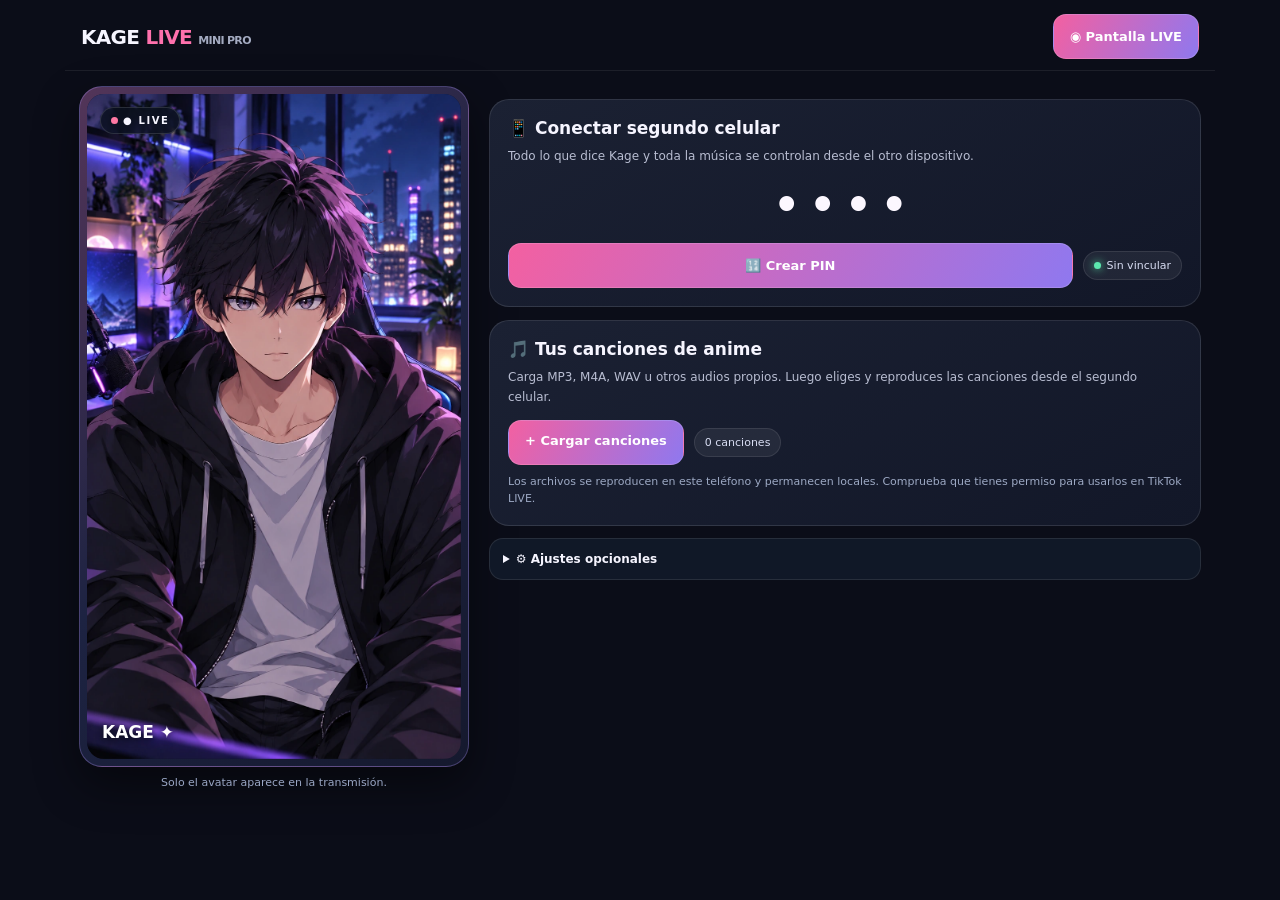
<file: index.html>
<!DOCTYPE html>
<html lang="es">
<head>
<meta charset="UTF-8"><meta name="viewport" content="width=device-width, initial-scale=1, viewport-fit=cover">
<title>KAGE LIVE • Stream + Control</title><meta name="theme-color" content="#101321">
<style>
:root{color-scheme:dark;--bg:#0b0d18;--panel:#171b2a;--panel2:#22283b;--line:#ffffff1b;--text:#f6f5ff;--muted:#a4abc1;--pink:#ff71ad;--purple:#a68aff;--cyan:#7ee4ec;--green:#5ce8ae;font-family:system-ui,-apple-system,"Segoe UI",sans-serif}
*{box-sizing:border-box}html,body{margin:0;min-height:100%;background:var(--bg);color:var(--text)}button,input,textarea,select{font:inherit}button{cursor:pointer;-webkit-tap-highlight-color:transparent}button:disabled{opacity:.45;cursor:not-allowed}input,textarea,select{background:#0e1422;color:white;border:1px solid #ffffff24;border-radius:13px;padding:13px;width:100%;min-width:0}input[type=range]{accent-color:#b38cff;padding:0}textarea{min-height:120px;resize:vertical}button:focus-visible,textarea:focus-visible,input:focus-visible{outline:2px solid var(--cyan);outline-offset:2px}.btn{border:1px solid #ffffff18;background:#262b42;color:white;padding:12px 16px;min-height:45px;border-radius:13px;font-size:13px;font-weight:750}.primary{border-color:#ffffff27;background:linear-gradient(120deg,#f360a1,#8f78ef)}.plain{background:#161b2c}.tiny{font-size:11px;color:var(--muted)}.muted{color:var(--muted)}.tag{display:inline-flex;align-items:center;gap:6px;padding:7px 10px;background:#ffffff10;border:1px solid #ffffff17;border-radius:999px;font-size:11px;color:#d8ddf3}.dot{width:7px;height:7px;background:var(--green);box-shadow:0 0 9px var(--green);border-radius:50%}.row{display:flex;align-items:center;gap:10px;flex-wrap:wrap}.grow{flex:1;min-width:0}.hlabel{font-size:11px;color:#adb6ce;display:block;margin-bottom:7px;font-weight:650}.divider{height:1px;background:#ffffff14;margin:15px 0}.small{font-size:12px;line-height:1.6}.panel{border:1px solid var(--line);border-radius:20px;padding:18px;background:linear-gradient(150deg,#1b2133,#121728);margin-top:13px}.panel h2{font-size:17px;margin:0 0 9px}.panel p{margin:0 0 13px;font-size:12px;color:#b8bdd1;line-height:1.65}header{display:flex;justify-content:space-between;align-items:center;gap:10px;max-width:1150px;margin:auto;padding:14px 16px 11px;border-bottom:1px solid #ffffff13}.brand{font-weight:900;letter-spacing:-.7px;font-size:20px}.brand b{color:var(--pink)}.header-actions{display:flex;gap:8px}
/* Main device */
.host{max-width:1150px;margin:auto;padding:15px 14px 34px}.host-layout{display:grid;grid-template-columns:minmax(275px,390px) minmax(300px,1fr);gap:20px;align-items:start;justify-content:center}.preview-shell{padding:7px;border-radius:23px;background:linear-gradient(135deg,#533559,#1d2342,#15192e);border:1px solid #b495fc50;box-shadow:0 18px 45px #0007;max-width:390px;width:100%;margin:auto}.stage{width:100%;aspect-ratio:941/1672;position:relative;overflow:hidden;background:#11172b;border-radius:17px;isolation:isolate;user-select:none;touch-action:manipulation}.actor{position:absolute;inset:0;transform-origin:50% 44%;animation:breathe 4.4s ease-in-out infinite;--turn:0deg;will-change:transform}.actor-art{position:absolute;inset:0;background-image:url('avatar.webp');background-position:center;background-size:100% 100%;background-repeat:no-repeat}@keyframes breathe{0%,100%{transform:translateY(0) scale(1) rotate(var(--turn))}50%{transform:translateY(.28%) scale(1.012) rotate(var(--turn))}}
/* Only one animated mouth, hidden at rest */
.mouth-wrap{position:absolute;left:50%;top:39.1%;width:8%;height:2.2%;transform:translate(-50%,-50%);z-index:2;pointer-events:none;opacity:0;transition:opacity .08s;--shadow:#b98582}.mouth-wrap::before{content:"";position:absolute;inset:-16% -15%;background:radial-gradient(ellipse at center,#c99e98 10%,rgba(201,158,152,.96) 51%,transparent 75%);border-radius:50%;filter:blur(1px)}.mouth-open{position:absolute;left:50%;top:50%;width:74%;height:36%;transform:translate(-50%,-50%);border-radius:40% 40% 52% 52%/39% 39% 62% 62%;background:linear-gradient(#6c3748,#311925);box-shadow:inset 0 0 0 .6px #643c4b}.mouth-open:after{content:"";position:absolute;bottom:9%;left:30%;width:40%;height:22%;background:#d77f8c;border-radius:50%;opacity:.74}.stage.talking .mouth-wrap{opacity:1}.stage[data-mouth=closed] .mouth-wrap{opacity:0}.stage[data-mouth=small] .mouth-open{height:22%;width:65%}.stage[data-mouth=wide] .mouth-open{height:57%;width:92%}.stage[data-mouth=round] .mouth-open{height:62%;width:38%;border-radius:50%}.stage.calibrating{touch-action:none;cursor:crosshair}.stage.calibrating .mouth-wrap{opacity:1;outline:1px dashed #68f0f8;outline-offset:4px;border-radius:7px}.stage.calibrating .actor{animation:none}.stage.calibrating .mouth-wrap:after{content:"+";position:absolute;left:50%;top:-22px;color:#aafaff;transform:translateX(-50%)}
.stage-brand{position:absolute;top:13px;left:13px;border-radius:30px;background:#0b1120ae;border:1px solid #ffffff20;backdrop-filter:blur(8px);padding:7px 10px;z-index:5;font-size:10px;letter-spacing:1.6px;font-weight:850}.stage-brand:before{content:"";display:inline-block;width:7px;height:7px;background:#ff78a3;border-radius:50%;margin-right:5px}.stage-name{position:absolute;left:15px;bottom:17px;z-index:5;color:#fff;font-size:17px;font-weight:900;text-shadow:0 2px 7px #070a12}.caption{position:absolute;bottom:68px;left:7%;right:7%;border-radius:12px;padding:10px 13px;background:#080d18d9;border:1px solid #ffffff20;color:#fff;text-align:center;font-size:12px;line-height:1.5;z-index:5;display:none;word-break:break-word}.caption.show{display:block}.particles{position:absolute;inset:0;pointer-events:none;overflow:hidden;z-index:4}.particle{position:absolute;bottom:20%;font-size:25px;animation:rise 2.3s ease-out forwards}@keyframes rise{0%{transform:translateY(0) rotate(-15deg);opacity:0}15%{opacity:1}100%{transform:translateY(-350px) translateX(var(--drift)) rotate(26deg);opacity:0}}.stage.dance .actor{animation:dance .52s ease-in-out infinite}.stage.bop .actor{animation:bop .24s ease-out 1}@keyframes dance{0%,100%{transform:translate(-1%,0) rotate(-2deg)}50%{transform:translate(1%,-1.3%) rotate(2deg)}}@keyframes bop{0%,100%{transform:translateY(0) scale(1)}50%{transform:translateY(-1%) scale(1.025)}}.preview-text{text-align:center;margin:9px 0 0;color:#99a6c4;font-size:11px}
.pin-box{font-size:42px;letter-spacing:9px;font-weight:900;font-variant-numeric:tabular-nums;color:#fcf7ff;margin:5px 0 14px;text-align:center}.intro{font-size:13px;color:#b3bbd0;line-height:1.65}.host-tools{align-self:start}.hide{display:none!important}details.settings{border:1px solid #ffffff18;background:#101827;border-radius:14px;margin-top:12px;padding:13px}details summary{font-weight:750;font-size:12px;cursor:pointer;list-style-position:inside}details .body{padding-top:12px}.slide{display:grid;grid-template-columns:72px minmax(0,1fr);gap:9px;align-items:center;margin:9px 0}.slide label{font-size:11px;color:#d3d6eb}.file-label{display:inline-block;position:relative}.file-label input{position:absolute;opacity:0;inset:0;width:100%;height:100%;cursor:pointer}.tip{font-size:11px;color:#9da9c4;line-height:1.55;margin-top:8px}.notice{font-size:11px;line-height:1.6;color:#ced5e8;border-left:2px solid var(--purple);background:#b998ff10;padding:10px 11px;border-radius:0 10px 10px 0;margin-top:12px}
/* Remote device */
.remote{display:none;max-width:690px;margin:auto;padding:16px 15px 48px}.remote header{padding:4px 0 16px;border-bottom:1px solid var(--line)}.remote h1{margin:0;font-size:25px;letter-spacing:-.9px}.remote h1 b{color:var(--pink)}.remote .panel{margin-top:14px}.remote textarea{font-size:16px;line-height:1.5}.quick-grid{display:grid;grid-template-columns:repeat(2,minmax(0,1fr));gap:9px;margin:12px 0}.quick-grid button{min-width:0;font-size:12px}.song{display:flex;align-items:center;gap:9px;padding:10px 0;border-bottom:1px solid #ffffff10}.song span{flex:1;min-width:0;font-size:12px;overflow:hidden;text-overflow:ellipsis;white-space:nowrap}.song button{padding:8px 12px;min-height:37px}.connected{color:#73edba}.pending{color:#ffd89b}.remote-greeting{background:#ffffff09;border:1px solid #ffffff12;border-radius:12px;padding:12px;font-size:12px;color:#bcc7de;line-height:1.6}.remote-title{display:flex;align-items:center;justify-content:space-between;gap:10px}.voice-preview{font-size:11px;color:#9cadd1}.voice-tags{display:flex;gap:7px;flex-wrap:wrap}.voice-tags button.active{background:#4c3458;border:1px solid #dd9bff}.remote .pin-input{font-size:30px;font-weight:900;letter-spacing:12px;text-align:center;max-width:220px}.toast{position:fixed;left:50%;bottom:18px;transform:translateX(-50%) translateY(20px);opacity:0;background:#2b334a;border:1px solid #ffffff32;color:white;font-size:12px;border-radius:12px;box-shadow:0 15px 45px #0008;padding:11px 15px;transition:.18s;z-index:30;pointer-events:none;max-width:90vw}.toast.visible{opacity:1;transform:translateX(-50%) translateY(0)}
/* Public fullscreen, no controls */
body.live .mainHeader,body.live .host{display:none}body.live .broadcast{display:block}body.remote-mode .mainHeader,body.remote-mode .host,body.remote-mode .broadcast{display:none}body.remote-mode .remote{display:block}.broadcast{display:none;position:fixed;inset:0;background:#080a13}.broadcast .stage{height:100dvh;width:min(100vw,56.28vh);margin:auto;border-radius:0;aspect-ratio:auto;background:#080a13}@media(orientation:portrait){.broadcast .stage{width:100vw;height:100dvh}}
@media(max-width:800px){.host-layout{grid-template-columns:1fr;gap:10px}.preview-shell{max-width:min(400px,calc(69vh * 941/1672));}.host-tools{max-width:420px;width:100%;margin:auto}header{padding:11px 14px}.brand{font-size:18px}.host{padding-top:11px}.host-tools .panel{margin-top:10px}.mainHeader .btn{padding:10px 13px}}
@media(prefers-reduced-motion:reduce){.actor{animation:none}}
</style>
</head>
<body>
<template id="sceneTemplate"><div class="stage" data-mouth="closed"><div class="actor"><div class="actor-art"></div><div class="mouth-wrap"><div class="mouth-open"></div></div></div><div class="particles"></div><div class="stage-brand">● LIVE</div><div class="stage-name">KAGE ✦</div><div class="caption"></div></div></template>
<header class="mainHeader"><span class="brand">KAGE <b>LIVE</b> <span class="tiny">MINI PRO</span></span><div class="header-actions"><button id="fullscreen" class="btn primary">◉ Pantalla LIVE</button></div></header>
<main class="host">
<div class="host-layout">
<section><div class="preview-shell" id="stageHome"></div><div class="preview-text">Solo el avatar aparece en la transmisión.</div></section>
<section class="host-tools">
  <div class="panel"><h2>📱 Conectar segundo celular</h2><p>Todo lo que dice Kage y toda la música se controlan desde el otro dispositivo.</p>
   <div id="pinDisplay" class="pin-box">••••</div>
   <div class="row"><button id="generatePin" class="btn primary grow">🔢 Crear PIN</button><span id="hostStatus" class="tag"><span class="dot"></span>Sin vincular</span></div>
   <div id="approval" class="notice hide" aria-live="polite"><strong>📲 Solicitud de conexión</strong><div style="margin-top:9px" class="row"><button id="approve" class="btn primary">✓ Aceptar</button><button id="deny" class="btn plain">Rechazar</button></div></div>
   <div id="remoteLinkBox" class="hide" style="margin-top:12px"><label class="hlabel" for="remoteLink">Enlace del control remoto</label><div class="row"><input id="remoteLink" class="grow" readonly><button class="btn" id="copyLink">Copiar</button></div></div>
  </div>
  <div class="panel"><h2>🎵 Tus canciones de anime</h2><p>Carga MP3, M4A, WAV u otros audios propios. Luego eliges y reproduces las canciones desde el segundo celular.</p><div class="row"><label class="btn file-label primary">+ Cargar canciones <input type="file" id="songFiles" accept="audio/*,.mp3,.m4a,.ogg,.wav" multiple></label><span id="loadedFiles" class="tag">0 canciones</span></div><div class="tip">Los archivos se reproducen en este teléfono y permanecen locales. Comprueba que tienes permiso para usarlos en TikTok LIVE.</div></div>
  <details class="settings"><summary>⚙️ Ajustes opcionales</summary><div class="body"><label class="hlabel">Calibrar boca: mueve el punto directamente en el avatar</label><div class="row"><button id="calibrate" class="btn">🎯 Ajustar boca</button><button id="saveMouth" class="btn primary hide">Guardar posición</button><button id="resetMouth" class="btn plain">Restablecer</button></div><div class="slide"><label for="mouthSize">Ancho</label><input type="range" id="mouthSize" min="3" max="15" step=".2" value="8"></div><div class="slide"><label for="mouthHeight">Alto</label><input type="range" id="mouthHeight" min=".8" max="4" step=".1" value="2.2"></div><div class="divider"></div><button id="testSpeech" class="btn">🔊 Probar voz</button><p class="tip">El sonido sintético utiliza las voces instaladas en Android. Si no reproduce, pulsa aquí antes del LIVE para activar el audio.</p></div></details>
</section>
</div>
</main>
<div class="broadcast" id="broadcast" aria-label="Salida del avatar sin controles"><div id="stageBroadcast"></div></div>
<div class="remote" id="remotePage">
<header><div><h1>KAGE <b>CONTROL</b></h1><div class="tiny">VOZ Y MÚSICA · CONTROL PRIVADO</div></div><span id="remoteStatus" class="tag">Desconectado</span></header>
<section class="panel" id="connectPanel"><h2>🔢 Conectar</h2><p>Introduce el PIN de cuatro números que aparece en el primer celular.</p><div class="row"><input id="pinInput" class="pin-input" inputmode="numeric" maxlength="4" placeholder="1234" autocomplete="one-time-code"><button id="connect" class="btn primary grow">Conectar</button></div><div class="tip">Acepta la solicitud desde el celular donde se ve el avatar.</div></section>
<div id="remoteControls" class="hide">
<section class="panel"><div class="remote-title"><h2>🗣️ Lo que dice Kage</h2><span class="tag">Anime voice</span></div><label class="hlabel" for="speechText">Escribe el mensaje</label><textarea id="speechText" rows="4" maxlength="350" placeholder="Escribe lo que debe decir el personaje...">¡Hola! Bienvenidos a mi directo. Gracias por acompañarme.</textarea><div class="row" style="margin-top:10px"><button id="speak" class="btn primary grow">▶ Hacer hablar al avatar</button><button id="stopSpeak" class="btn plain">■ Detener</button></div><div class="divider"></div><span class="hlabel">Estilo de voz</span><div id="voicePresets" class="voice-tags"><button class="btn active" data-voice="cute">✨ Anime juvenil</button><button class="btn" data-voice="hero">⚡ Héroe shōnen</button><button class="btn" data-voice="calm">🌙 Serio</button></div><div class="tip">La voz se ajusta en el teléfono del avatar. El resultado depende de las voces en español instaladas.</div><div class="divider"></div><label class="hlabel" for="speechSpeed">Velocidad</label><input type="range" id="speechSpeed" min=".7" max="1.5" value="1.05" step=".05"><div class="quick-grid"><button class="btn" data-say="¡Hola! Qué alegría verte en mi directo.">👋 Saludar</button><button class="btn" data-say="¡Muchísimas gracias por el regalo! Eres increíble.">🎁 Agradecer</button><button class="btn" data-say="¡Bienvenidos todos! ¡Vamos con toda la energía!">🔥 Animar chat</button><button class="btn" data-say="¡Vamos a escuchar una canción épica!">🎶 Presentar canción</button></div></section>
<section class="panel"><h2>🎵 Música del directo</h2><p>Elige una pista original estilo anime o alguna canción que hayas cargado en el primer celular.</p><div class="quick-grid" id="originalSongs"><button class="btn primary" data-original="opening">⚡ Opening shōnen</button><button class="btn" data-original="romance">💗 Romance anime</button><button class="btn" data-original="battle">🔥 Batalla épica</button><button class="btn" id="pauseMusic">■ Detener música</button></div><div class="divider"></div><strong class="small">Tus canciones cargadas</strong><div id="trackList" class="tip" style="margin-top:8px">No hay canciones cargadas todavía.</div><div class="slide" style="grid-template-columns:70px 1fr"><label for="remoteMusicVolume">Volumen</label><input type="range" id="remoteMusicVolume" min="0" max="100" value="35"></div><div class="row"><button id="previousTrack" class="btn">⏮ Anterior</button><button id="nextTrack" class="btn">Siguiente ⏭</button><button id="danceToggle" class="btn">🕺 Baile: OFF</button></div></section>
<section class="panel"><h2>✨ Efectos rápidos</h2><div class="quick-grid"><button class="btn" data-effect="hearts">💗 Corazones</button><button class="btn" data-effect="stars">✨ Estrellas</button></div><p class="tip">Los espectadores solo ven el avatar y sus efectos, nunca estos botones.</p></section>
</div>
</div>
<div class="toast" id="toast"></div>
<script>
(()=>{'use strict';
const $=s=>document.querySelector(s), $$=s=>Array.from(document.querySelectorAll(s));
const query=new URL(location.href).searchParams, isRemote=query.get('mode')==='remote';
if(isRemote)document.body.classList.add('remote-mode');
const scenes=[]; ['stageHome','stageBroadcast'].forEach(id=>{const host=$('#'+id);host.appendChild($('#sceneTemplate').content.firstElementChild.cloneNode(true));scenes.push(host.querySelector('.stage'))});
const clamp=(v,a,b)=>Math.max(a,Math.min(b,v));const toNum=(v,d)=>Number.isFinite(Number(v))?Number(v):d;
const mouthDefault={x:50,y:39.1,w:8,h:2.2};
let mouth={...mouthDefault},calibrating=false,level=0,bodyDance=false,remoteAccepted=false;
const STORE='kage-mini-mouth-v1';try{const p=JSON.parse(localStorage.getItem(STORE)||'null');if(p)mouth={x:clamp(+p.x||50,20,80),y:clamp(+p.y||39.1,15,75),w:clamp(+p.w||8,3,15),h:clamp(+p.h||2.2,.8,4)}}catch(_){}
function positionMouth(){scenes.forEach(s=>{const e=s.querySelector('.mouth-wrap');e.style.left=mouth.x+'%';e.style.top=mouth.y+'%';e.style.width=mouth.w+'%';e.style.height=mouth.h+'%'});$('#mouthSize').value=mouth.w;$('#mouthHeight').value=mouth.h;try{localStorage.setItem(STORE,JSON.stringify(mouth))}catch(_){}} positionMouth();
function toast(text){const el=$('#toast');el.textContent=text;el.classList.add('visible');clearTimeout(toast._t);toast._t=setTimeout(()=>el.classList.remove('visible'),2600)}
let speechTimer=null,speechVisualTimer=null,currentSpeech=null,captionTimer=null;
const presetVoices={cute:{pitch:1.35,rate:1.1},hero:{pitch:1.08,rate:1.12},calm:{pitch:.9,rate:.94}};
let voiceStyle='cute',voiceRate=1.05,speechUnlocked=false;
function volume(v){level=clamp(v,0,1);const viseme=v<.08?'closed':v<.3?'small':v<.65?'round':'wide';scenes.forEach(s=>{s.dataset.mouth=viseme;s.classList.toggle('talking',viseme!=='closed')})}
function showCaption(text){scenes.forEach(s=>{const cap=s.querySelector('.caption');cap.textContent=text.slice(0,180);cap.classList.add('show')});clearTimeout(captionTimer);captionTimer=setTimeout(()=>scenes.forEach(s=>s.querySelector('.caption').classList.remove('show')),6500)}
function stopSpeech(){try{speechSynthesis.cancel()}catch(_){}clearInterval(speechVisualTimer);volume(0);currentSpeech=null;}
function listVoices(){return ('speechSynthesis' in window)?speechSynthesis.getVoices():[]}
function chooseSpanishVoice(){const voices=listVoices();return voices.find(v=>/^es(-|_)/i.test(v.lang)&&/google|microsoft|neural|natural/i.test(v.name))||voices.find(v=>/^es(-|_)/i.test(v.lang))||null}
function speak(text){const message=String(text||'').trim().slice(0,350);if(!message)return;if(!('speechSynthesis' in window)){toast('Este navegador no permite voz sintética');return}stopSpeech();showCaption(message);const u=new SpeechSynthesisUtterance(message);u.lang='es-ES';const voice=chooseSpanishVoice();if(voice)u.voice=voice;const profile=presetVoices[voiceStyle]||presetVoices.cute;u.pitch=profile.pitch;u.rate=clamp(profile.rate*voiceRate,.75,1.6);u.volume=1;currentSpeech=u;u.onstart=()=>{clearInterval(speechVisualTimer);speechVisualTimer=setInterval(()=>volume(.15+Math.random()*.63),105)};const finish=()=>{if(currentSpeech!==u)return;currentSpeech=null;clearInterval(speechVisualTimer);volume(0)};u.onend=finish;u.onerror=finish;try{speechSynthesis.speak(u)}catch(_){toast('No se pudo reproducir la voz')}}
$('#testSpeech').addEventListener('click',()=>{speechUnlocked=true;speak('Hola. Soy Kage. Bienvenido a mi directo.');});
$('#calibrate').addEventListener('click',()=>{calibrating=!calibrating;scenes[0].classList.toggle('calibrating',calibrating);$('#saveMouth').classList.toggle('hide',!calibrating);$('#calibrate').textContent=calibrating?'Cancelar ajuste':'🎯 Ajustar boca';if(calibrating)volume(.4);else volume(0)});
$('#saveMouth').addEventListener('click',()=>{calibrating=false;scenes[0].classList.remove('calibrating');$('#saveMouth').classList.add('hide');$('#calibrate').textContent='🎯 Ajustar boca';volume(0);toast('Boca ajustada y guardada')});
$('#resetMouth').addEventListener('click',()=>{mouth={...mouthDefault};positionMouth();toast('Posición restaurada')});
$('#mouthSize').addEventListener('input',e=>{mouth.w=+e.target.value;positionMouth()});$('#mouthHeight').addEventListener('input',e=>{mouth.h=+e.target.value;positionMouth()});
scenes[0].addEventListener('pointerdown',e=>{if(!calibrating)return;scenes[0].setPointerCapture(e.pointerId);moveMouth(e)});scenes[0].addEventListener('pointermove',e=>{if(calibrating&&e.buttons)moveMouth(e)});
function moveMouth(e){const r=scenes[0].getBoundingClientRect();mouth.x=clamp((e.clientX-r.left)/r.width*100,10,90);mouth.y=clamp((e.clientY-r.top)/r.height*100,10,90);positionMouth()}
function fx(kind){const emoji=kind==='hearts'?'💗':'✨';scenes.forEach(s=>{const root=s.querySelector('.particles');for(let i=0;i<18;i++){const t=document.createElement('span');t.className='particle';t.textContent=emoji;t.style.left=(8+Math.random()*84)+'%';t.style.setProperty('--drift',(Math.random()*180-90)+'px');root.append(t);setTimeout(()=>t.remove(),2400)}})}
function dance(on){bodyDance=!!on;scenes.forEach(s=>s.classList.toggle('dance',bodyDance));}
function bop(){if(bodyDance)return;scenes.forEach(s=>{s.classList.remove('bop');void s.offsetWidth;s.classList.add('bop')})}
let beatTimer=null,beatStep=0,ctx=null,master=null,musicName='',musicMode='none',musicVolume=.35,uploaded=[],currentIndex=-1,audioEl=new Audio();audioEl.preload='auto';audioEl.volume=musicVolume;audioEl.addEventListener('ended',()=>{if(uploaded.length)playUploaded((currentIndex+1)%uploaded.length)});
function audioContext(){if(!ctx){ctx=new (window.AudioContext||window.webkitAudioContext)();master=ctx.createGain();master.gain.value=musicVolume*.8;master.connect(ctx.destination)}ctx.resume?.().catch(()=>{});return ctx}
function note(freq,len,type='triangle',gain=.045){const c=audioContext(),t=c.currentTime,o=c.createOscillator(),g=c.createGain();o.type=type;o.frequency.setValueAtTime(freq,t);g.gain.setValueAtTime(.0001,t);g.gain.linearRampToValueAtTime(gain,t+.008);g.gain.exponentialRampToValueAtTime(.0001,t+len);o.connect(g).connect(master);o.start(t);o.stop(t+len+.02)}
function kick(){const c=audioContext(),t=c.currentTime,o=c.createOscillator(),g=c.createGain();o.type='sine';o.frequency.setValueAtTime(140,t);o.frequency.exponentialRampToValueAtTime(47,t+.13);g.gain.setValueAtTime(.75,t);g.gain.exponentialRampToValueAtTime(.0001,t+.18);o.connect(g).connect(master);o.start(t);o.stop(t+.19)}
function noiseHit(open){const c=audioContext(),len=open?.11:.06,t=c.currentTime,b=c.createBuffer(1,Math.round(c.sampleRate*len),c.sampleRate),data=b.getChannelData(0);for(let i=0;i<data.length;i++)data[i]=(Math.random()*2-1)*(1-i/data.length);const source=c.createBufferSource(),g=c.createGain(),f=c.createBiquadFilter();source.buffer=b;f.type='highpass';f.frequency.value=open?1500:5800;g.gain.value=open?.15:.055;source.connect(f).connect(g).connect(master);source.start(t)}
const originalPresets={opening:{bpm:148,scale:[220,261.63,329.63,392,440,523.25,587.33,659.25],bass:[110,130.81,146.83,98],sound:'sawtooth'},romance:{bpm:104,scale:[196,246.94,293.66,349.23,392,440,493.88,587.33],bass:[98,123.47,146.83,110],sound:'sine'},battle:{bpm:138,scale:[174.61,207.65,261.63,311.13,349.23,415.3,466.16,523.25],bass:[87.31,103.83,116.54,77.78],sound:'square'}};
function beatTick(){const p=originalPresets[musicName];if(!p)return;const i=beatStep++%16;if(i%4===0){kick();bop();}if(i%2===0)noiseHit(false);if(i===4||i===12)noiseHit(true);if(i%4===0){note(p.bass[(Math.floor(beatStep/16))%4],.26,'sine',.16)}if(i%2===0){const seq=[0,2,4,5,4,2,3,1];note(p.scale[seq[(i/2)%8]],musicName==='romance'?.23:.16,p.sound,musicName==='romance'?.075:.055)}if(i===0||i===8){const base=p.scale[(Math.floor(beatStep/16))%4];[1,1.25,1.5].forEach((a,j)=>note(base*a,.56,'triangle',.02-j*.004))}}
function stopMusic(){if(beatTimer){clearInterval(beatTimer);beatTimer=null;}audioEl.pause();musicMode='none';}
function playOriginal(name){if(!originalPresets[name])return;stopMusic();musicName=name;musicMode='original';currentIndex=-1;audioContext();beatStep=0;beatTick();beatTimer=setInterval(beatTick,60000/originalPresets[name].bpm/4);sendPlaylistStatus()}
function playUploaded(index){if(!uploaded[index])return;stopMusic();currentIndex=index;musicMode='upload';audioEl.src=uploaded[index].url;audioEl.volume=musicVolume;audioEl.play().catch(()=>toast('Pulsa Probar voz o activa audio en el celular principal'));sendPlaylistStatus()}
function nextTrack(d){if(!uploaded.length)return;playUploaded((currentIndex+d+uploaded.length)%uploaded.length)}
function setMusicVolume(v){musicVolume=clamp(Number(v)/100,0,1);audioEl.volume=musicVolume;if(master)master.gain.setTargetAtTime(musicVolume*.8,ctx.currentTime,.06)}
$('#songFiles').addEventListener('change',e=>{const files=[...e.target.files].filter(f=>f.type.startsWith('audio/')||/\.(mp3|m4a|wav|ogg)$/i.test(f.name));for(const f of files){uploaded.push({name:f.name.replace(/\.[^.]+$/,''),url:URL.createObjectURL(f)})}$('#loadedFiles').textContent=uploaded.length+' canciones';sendPlaylistStatus();toast(files.length+' archivo(s) cargados');e.target.value=''});
const chan=(Math.random().toString(36).slice(2));let pin='',peer=null,conn=null,clients=[],pending=null,authorized=false;
function hostStatus(msg){$('#hostStatus').textContent=msg}function remoteStatus(msg,ok=false){$('#remoteStatus').textContent=msg;$('#remoteStatus').classList.toggle('connected',ok)}
function controlMessage(data){if(!data||typeof data!=='object')return;switch(data.type){case 'speech':voiceStyle=['cute','hero','calm'].includes(data.style)?data.style:'cute';voiceRate=clamp(+data.speed||1,.7,1.5);speak(data.text);break;case 'stopSpeech':stopSpeech();break;case 'voice':voiceStyle=['cute','hero','calm'].includes(data.style)?data.style:'cute';voiceRate=clamp(+data.speed||1,.7,1.5);break;case 'music':if(data.action==='original')playOriginal(data.name);if(data.action==='playfile')playUploaded(Number(data.index));if(data.action==='stop')stopMusic();if(data.action==='next')nextTrack(1);if(data.action==='previous')nextTrack(-1);if(data.action==='volume')setMusicVolume(data.value);break;case 'dance':dance(data.on);break;case 'effect':fx(data.kind);break;}}
function sendPlaylistStatus(){if(!authorized||!conn?.open)return;try{conn.send({type:'tracks',tracks:uploaded.map((s,i)=>({id:i,name:s.name})),playing:musicMode,currentIndex,musicName})}catch(_){}}
async function loadPeer(){if(window.Peer)return true;return new Promise((resolve,reject)=>{const s=document.createElement('script');s.src='https://cdn.jsdelivr.net/npm/peerjs@1.5.5/dist/peerjs.min.js';s.onload=()=>resolve(true);s.onerror=()=>reject(new Error('Sin conexión al servicio remoto'));document.head.append(s)})}
function randomPin(){const arr=new Uint32Array(1);if(window.crypto?.getRandomValues){crypto.getRandomValues(arr);return String(1000+(arr[0]%9000));}return String(1000+Math.floor(Math.random()*9000))}
async function generatePin(attempt=0){if(attempt>9){hostStatus('No hay PIN libre');return}if(peer){try{peer.destroy()}catch(_){}}clients=[];pending=null;authorized=false;$('#approval').classList.add('hide');$('#generatePin').disabled=true;hostStatus('Conectando…');try{await loadPeer();pin=randomPin();const p=new Peer('kage-simple-'+pin,{debug:0});peer=p;p.on('open',()=>{$('#pinDisplay').textContent=pin;hostStatus('PIN listo');$('#generatePin').disabled=false;$('#remoteLinkBox').classList.remove('hide');const u=new URL(location.href);u.searchParams.set('mode','remote');u.searchParams.set('pin',pin);$('#remoteLink').value=u.href;toast('PIN de 4 números preparado')});p.on('connection',c=>{if(authorized){c.on('open',()=>{c.send({type:'denied',reason:'Solo se admite un control a la vez'});setTimeout(()=>c.close(),200)});return;}pending=c;$('#approval').classList.remove('hide');c.on('open',()=>{try{c.send({type:'waiting'})}catch(_){}});c.on('data',d=>{if(!authorized||c!==conn)return;controlMessage(d)});c.on('close',()=>{if(c===pending)pending=null;if(c===conn){authorized=false;conn=null;hostStatus('Desconectado')}$('#approval').classList.add('hide')});});p.on('error',e=>{if(e.type==='unavailable-id'){generatePin(attempt+1);return}hostStatus('Error de red');$('#generatePin').disabled=false;toast('No se pudo enlazar: '+e.type)})}catch(e){hostStatus('Sin internet');$('#generatePin').disabled=false;toast(e.message)}}
function unlockSound(){
 try{audioContext()}catch(_){}
 if(!speechUnlocked && 'speechSynthesis' in window){
   try{const u=new SpeechSynthesisUtterance('');u.volume=0;speechSynthesis.speak(u);speechUnlocked=true}catch(_){}
 }
}
$('#generatePin').addEventListener('click',()=>{unlockSound();generatePin()});
$('#approve').addEventListener('click',()=>{if(!pending?.open){toast('El segundo teléfono aún no está listo');return}conn=pending;authorized=true;$('#approval').classList.add('hide');hostStatus('● Control conectado');try{conn.send({type:'approved'});sendPlaylistStatus();}catch(_){}});
$('#deny').addEventListener('click',()=>{try{pending?.send({type:'denied',reason:'Acceso rechazado'});pending?.close()}catch(_){}pending=null;$('#approval').classList.add('hide')});
$('#copyLink').addEventListener('click',async()=>{try{await navigator.clipboard.writeText($('#remoteLink').value);toast('Enlace copiado')}catch(_){$('#remoteLink').select();toast('Selecciona y copia el enlace')}});
function exitLive(){document.body.classList.remove('live');if(document.fullscreenElement)document.exitFullscreen?.().catch(()=>{});}
$('#fullscreen').addEventListener('click',()=>{unlockSound();stopSpeech();speechUnlocked=true;document.body.classList.add('live');document.documentElement.requestFullscreen?.().catch(()=>{})});
let lastCornerTap=0,corners=0;$('#broadcast').addEventListener('pointerup',e=>{const r=$('#broadcast').getBoundingClientRect();if(e.clientX<r.left+r.width*.22&&e.clientY<r.top+r.height*.16){corners=(Date.now()-lastCornerTap<1600)?corners+1:1;lastCornerTap=Date.now();if(corners>=4){corners=0;exitLive()}}});
window.addEventListener('keydown',e=>{if(e.key==='Escape')exitLive()});
function updateRemoteTracks(items=[]){const root=$('#trackList');root.replaceChildren();if(!items.length){root.textContent='Aún no se han cargado canciones. Cárgalas en el primer celular.';return}items.forEach(s=>{const r=document.createElement('div');r.className='song';const name=document.createElement('span');name.textContent='🎧 '+s.name;const b=document.createElement('button');b.className='btn';b.textContent='▶ Reproducir';b.onclick=()=>emit({type:'music',action:'playfile',index:s.id});r.append(name,b);root.append(r)})}
let remoteConn=null,remotePeer=null,controlReady=false,remoteTracks=[],remoteStyle='cute',remoteDance=false,remoteSpeed=1.05;
function emit(msg){if(!controlReady||!remoteConn?.open){toast('Conecta el segundo dispositivo');return}try{remoteConn.send(msg)}catch(_){toast('Error al enviar el control')}}
async function join(){const code=$('#pinInput').value.trim();if(!/^\d{4}$/.test(code)){toast('El PIN debe tener 4 números');return}$('#connect').disabled=true;remoteStatus('Conectando…');try{await loadPeer();if(remotePeer)remotePeer.destroy();remotePeer=new Peer();remotePeer.on('open',()=>{remoteConn=remotePeer.connect('kage-simple-'+code,{reliable:true});remoteConn.on('open',()=>{remoteStatus('Esperando autorización…');try{remoteConn.send({type:'hello'})}catch(_){}});remoteConn.on('data',d=>{if(d?.type==='waiting')remoteStatus('Autoriza en el primer celular');if(d?.type==='approved'){controlReady=true;remoteStatus('● Conectado',true);$('#connectPanel').classList.add('hide');$('#remoteControls').classList.remove('hide');toast('Control vinculado')};if(d?.type==='denied'){remoteStatus('Acceso rechazado');$('#connect').disabled=false};if(d?.type==='tracks'){remoteTracks=d.tracks||[];updateRemoteTracks(remoteTracks)}});remoteConn.on('close',()=>{controlReady=false;remoteStatus('Desconectado');$('#connect').disabled=false;$('#connectPanel').classList.remove('hide');$('#remoteControls').classList.add('hide')})});remotePeer.on('error',e=>{remoteStatus('PIN no disponible');$('#connect').disabled=false;toast('No se encontró el PIN o falló la red')})}catch(e){remoteStatus('Error de conexión');$('#connect').disabled=false;toast(e.message)}}
$('#connect').addEventListener('click',join);$('#pinInput').value=(query.get('pin')||'').replace(/\D/g,'').slice(0,4);
$('#speak').addEventListener('click',()=>emit({type:'speech',text:$('#speechText').value,style:remoteStyle,speed:+$('#speechSpeed').value}));$('#stopSpeak').addEventListener('click',()=>emit({type:'stopSpeech'}));
$$('[data-say]').forEach(b=>b.addEventListener('click',()=>{const t=b.dataset.say;$('#speechText').value=t;emit({type:'speech',text:t,style:remoteStyle,speed:+$('#speechSpeed').value})}));
$$('[data-voice]').forEach(b=>b.addEventListener('click',()=>{remoteStyle=b.dataset.voice;$$('[data-voice]').forEach(x=>x.classList.toggle('active',x===b));emit({type:'voice',style:remoteStyle,speed:+$('#speechSpeed').value})}));
$('#speechSpeed').addEventListener('change',()=>emit({type:'voice',style:remoteStyle,speed:+$('#speechSpeed').value}));
$$('[data-original]').forEach(b=>b.addEventListener('click',()=>emit({type:'music',action:'original',name:b.dataset.original})));$('#pauseMusic').addEventListener('click',()=>emit({type:'music',action:'stop'}));$('#previousTrack').addEventListener('click',()=>emit({type:'music',action:'previous'}));$('#nextTrack').addEventListener('click',()=>emit({type:'music',action:'next'}));$('#remoteMusicVolume').addEventListener('input',e=>emit({type:'music',action:'volume',value:+e.target.value}));$('#danceToggle').addEventListener('click',()=>{remoteDance=!remoteDance;$('#danceToggle').textContent='🕺 Baile: '+(remoteDance?'ON':'OFF');emit({type:'dance',on:remoteDance})});$$('[data-effect]').forEach(b=>b.addEventListener('click',()=>emit({type:'effect',kind:b.dataset.effect})));
window.addEventListener('beforeunload',()=>{try{peer?.destroy();remotePeer?.destroy();uploaded.forEach(f=>URL.revokeObjectURL(f.url));audioEl.pause();if(beatTimer)clearInterval(beatTimer)}catch(_){}});
})();
</script></body></html>
</file>
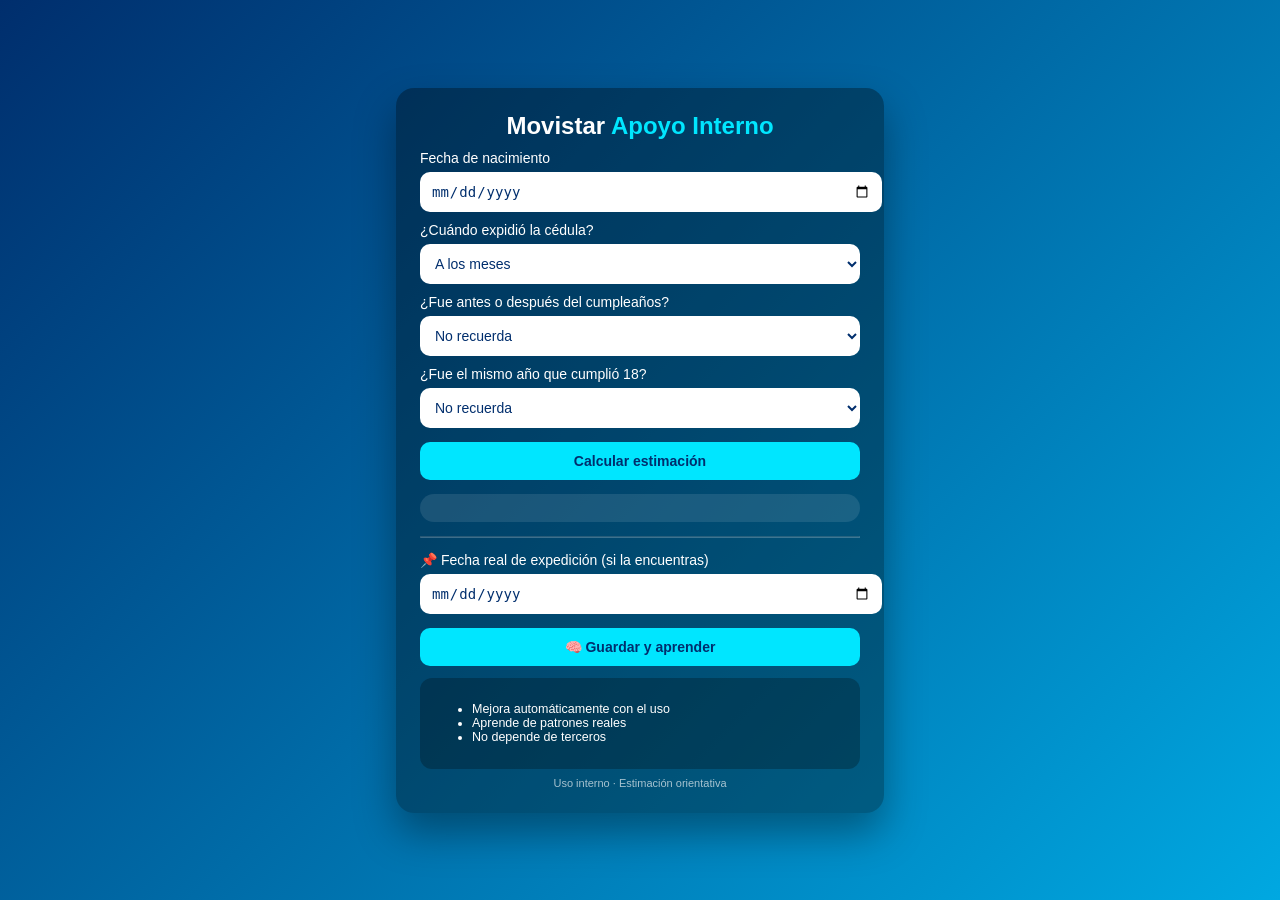
<file: index-2.html>
<!DOCTYPE html>
<html lang="es">
<head>
<meta charset="UTF-8">
<meta name="viewport" content="width=device-width, initial-scale=1.0">
<title>Estimador Expedición · Apoyo Interno</title>

<style>
body{
  font-family:Arial,sans-serif;
  background:linear-gradient(135deg,#002e6d,#00a8e1);
  color:#fff;
  display:flex;
  justify-content:center;
  align-items:center;
  height:100vh;
  margin:0;
}
.card{
  background:rgba(0,0,0,.35);
  padding:24px;
  border-radius:18px;
  max-width:440px;
  width:100%;
  box-shadow:0 20px 40px rgba(0,0,0,.35);
}
.logo{
  text-align:center;
  font-size:24px;
  font-weight:bold;
  margin-bottom:10px;
}
.logo span{color:#00e6ff;}
label{
  display:block;
  margin-top:10px;
  font-size:14px;
}
input,select,button{
  width:100%;
  padding:11px;
  border-radius:10px;
  border:none;
  margin-top:6px;
  font-size:14px;
}
input,select{
  background:#fff;
  color:#002e6d;
}
button{
  background:#00e6ff;
  color:#002e6d;
  font-weight:bold;
  margin-top:14px;
  cursor:pointer;
}
.result{
  margin-top:14px;
  background:rgba(255,255,255,.1);
  padding:14px;
  border-radius:14px;
  font-size:14px;
  line-height:1.6;
}
.tag{
  font-size:12px;
  padding:3px 8px;
  border-radius:8px;
  margin-left:6px;
}
.alta{background:#00ffcc;color:#003;}
.media{background:#ffd966;color:#333;}
.baja{background:#ff9999;color:#400;}
.info{
  margin-top:12px;
  background:rgba(0,0,0,.25);
  padding:12px;
  border-radius:12px;
  font-size:12.5px;
}
small{
  opacity:.65;
  font-size:11px;
  display:block;
  margin-top:8px;
  text-align:center;
}
hr{
  margin:14px 0;
  opacity:.25;
}
</style>
</head>

<body>
<div class="card">
  <div class="logo">Movistar <span>Apoyo Interno</span></div>

  <label>Fecha de nacimiento</label>
  <input type="date" id="birth">

  <label>¿Cuándo expidió la cédula?</label>
  <select id="tiempo">
    <option value="justo">Apenas cumplí 18</option>
    <option value="meses" selected>A los meses</option>
    <option value="mucho">Mucho después</option>
  </select>

  <label>¿Fue antes o después del cumpleaños?</label>
  <select id="direccion">
    <option value="nr" selected>No recuerda</option>
    <option value="despues">Después</option>
    <option value="antes">Antes</option>
  </select>

  <label>¿Fue el mismo año que cumplió 18?</label>
  <select id="mismoAno">
    <option value="nr" selected>No recuerda</option>
    <option value="si">Sí</option>
    <option value="no">No</option>
  </select>

  <button onclick="calcular()">Calcular estimación</button>

  <div class="result" id="resultado"></div>

  <hr>

  <label>📌 Fecha real de expedición (si la encuentras)</label>
  <input type="date" id="real">

  <button onclick="aprender()">🧠 Guardar y aprender</button>

  <div class="info">
    <ul>
      <li>Mejora automáticamente con el uso</li>
      <li>Aprende de patrones reales</li>
      <li>No depende de terceros</li>
    </ul>
  </div>

  <small>Uso interno · Estimación orientativa</small>
</div>

<script>
let ultimoBase = null;
let ajusteGlobal = Number(localStorage.getItem("ajusteExpedicionMeses")) || 0;

function calcular(){
  const b=document.getElementById("birth").value;
  if(!b) return alert("Ingresa la fecha de nacimiento");

  const birth=new Date(b);
  let delay=4;

  const tiempo=document.getElementById("tiempo").value;
  const direccion=document.getElementById("direccion").value;
  const mismoAno=document.getElementById("mismoAno").value;

  if(tiempo==="justo") delay-=2;
  if(tiempo==="mucho") delay+=6;
  if(direccion==="despues") delay+=1;
  if(direccion==="antes") delay-=1;
  if(mismoAno==="si") delay-=1;
  if(mismoAno==="no") delay+=6;

  delay += ajusteGlobal;
  delay=Math.max(-2,Math.min(delay,18));

  const base=new Date(birth);
  base.setFullYear(base.getFullYear()+18);
  base.setMonth(base.getMonth()+delay);
  base.setDate(10);

  ultimoBase=base;

  document.getElementById("resultado").innerHTML=`
    🟢 <b>${base.toLocaleDateString()}</b>
    <span class="tag alta">Alta</span>
  `;
}

function aprender(){
  if(!ultimoBase) return alert("Primero calcula una fecha");

  const real=document.getElementById("real").value;
  if(!real) return alert("Ingresa la fecha real");

  const diff=Math.round((new Date(real)-ultimoBase)/(1000*60*60*24*30));
  ajusteGlobal+=diff*0.2;
  ajusteGlobal=Math.max(-6,Math.min(6,ajusteGlobal));

  localStorage.setItem("ajusteExpedicionMeses",ajusteGlobal.toFixed(2));
  alert("Aprendizaje guardado 🧠");
}
</script>
</body>
</html>
</file>
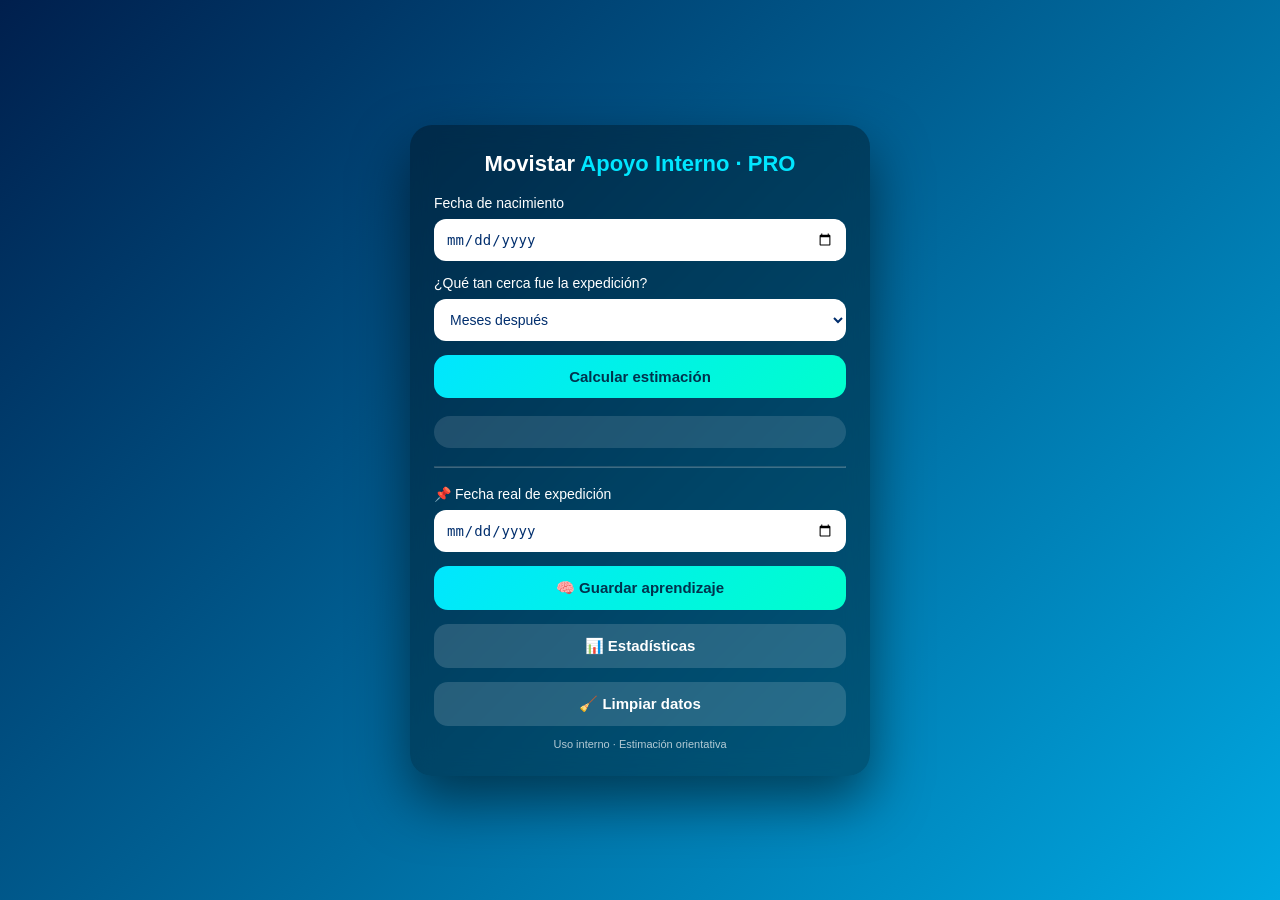
<file: index_estimador_pro.html>
<!DOCTYPE html>
<html lang="es">
<head>
<meta charset="UTF-8">
<meta name="viewport" content="width=device-width, initial-scale=1.0">
<title>Estimador de Expedición · PRO</title>

<style>
*{box-sizing:border-box;}
body{
  font-family:'Segoe UI',Arial,sans-serif;
  background:linear-gradient(135deg,#001f4d,#00a8e1);
  color:#ffffff;
  display:flex;
  justify-content:center;
  align-items:center;
  height:100vh;
  margin:0;
}
.card{
  background:rgba(0,0,0,0.35);
  backdrop-filter: blur(12px);
  padding:26px 24px;
  border-radius:22px;
  max-width:460px;
  width:100%;
  box-shadow:0 25px 55px rgba(0,0,0,.5);
}
.logo{
  text-align:center;
  font-size:22px;
  font-weight:700;
  margin-bottom:18px;
}
.logo span{color:#00e6ff;}
label{
  display:block;
  margin-top:14px;
  font-size:14px;
}
input[type='date'], select{
  width:100%;
  padding:12px;
  border-radius:12px;
  border:none;
  margin-top:8px;
  font-size:14px;
  background:#ffffff;
  color:#002e6d;
}
button{
  width:100%;
  padding:13px;
  border-radius:14px;
  border:none;
  margin-top:14px;
  font-size:15px;
  font-weight:700;
  background:linear-gradient(135deg,#00e6ff,#00ffcc);
  color:#00324d;
  cursor:pointer;
}
button.sec{
  background:rgba(255,255,255,.15);
  color:#fff;
}
.result{
  margin-top:18px;
  background:rgba(255,255,255,.12);
  padding:16px;
  border-radius:16px;
  font-size:14px;
}
.tag{
  font-size:12px;
  padding:4px 9px;
  border-radius:10px;
  margin-left:6px;
}
.alta{background:#00ffcc;color:#003;}
.media{background:#ffd966;color:#333;}
.baja{background:#ff9f9f;color:#400;}
.confianza{
  margin-top:10px;
  font-size:13px;
}
hr{margin:18px 0;opacity:.25;}
small{
  display:block;
  margin-top:12px;
  font-size:11px;
  opacity:.7;
  text-align:center;
}

/* MODAL */
.modal{
  position:fixed;
  inset:0;
  background:rgba(0,0,0,.65);
  display:none;
  justify-content:center;
  align-items:center;
  z-index:10;
}
.modalContent{
  background:#0b2a4a;
  width:92%;
  max-width:440px;
  max-height:80vh;
  overflow:auto;
  border-radius:18px;
  padding:18px;
}
.entry{
  background:rgba(255,255,255,.1);
  padding:10px;
  border-radius:10px;
  margin-bottom:8px;
  font-size:13px;
}
</style>
</head>

<body>
<div class="card">
  <div class="logo">Movistar <span>Apoyo Interno · PRO</span></div>

  <label>Fecha de nacimiento</label>
  <input type="date" id="birth">

  <label>¿Qué tan cerca fue la expedición?</label>
  <select id="rango">
    <option value="cerca">Cerca a los 18 años</option>
    <option value="normal" selected>Meses después</option>
    <option value="lejos">Mucho después</option>
  </select>

  <button onclick="calcular()">Calcular estimación</button>

  <div class="result" id="resultado"></div>
  <div class="confianza" id="confianza"></div>

  <hr>

  <label>📌 Fecha real de expedición</label>
  <input type="date" id="real">

  <button onclick="aprender()">🧠 Guardar aprendizaje</button>
  <button class="sec" onclick="verStats()">📊 Estadísticas</button>
  <button class="sec" onclick="resetear()">🧹 Limpiar datos</button>

  <small>Uso interno · Estimación orientativa</small>
</div>

<div class="modal" id="modal">
  <div class="modalContent">
    <h3>📊 Estadísticas</h3>
    <div id="resumen"></div>
    <hr>
    <div id="lista"></div>
    <button class="sec" onclick="cerrar()">Cerrar</button>
  </div>
</div>

<script>
let ultimoBase=null;
let ajusteGlobal=Number(localStorage.getItem("ajusteExpedicionMeses"))||0;
let historial=JSON.parse(localStorage.getItem("historialExpedicion"))||[];

function nivelConfianza(){
  if(historial.length<3) return "Baja";
  if(historial.length<8) return "Media";
  return "Alta";
}

function calcular(){
  const b=document.getElementById("birth").value;
  if(!b) return alert("Ingresa la fecha de nacimiento");

  const rango=document.getElementById("rango").value;
  let delay=rango==="cerca"?1:rango==="normal"?4:9;
  delay+=ajusteGlobal;
  delay=Math.max(-1,Math.min(delay,18));

  const base=new Date(b);
  base.setFullYear(base.getFullYear()+18);
  base.setMonth(base.getMonth()+delay);
  base.setDate(10);
  ultimoBase=base;

  const a=new Date(base);
  const m=new Date(base);m.setMonth(m.getMonth()+1);
  const bja=new Date(base);bja.setMonth(bja.getMonth()-1);

  document.getElementById("resultado").innerHTML=`
    🟢 <b>${a.toLocaleDateString()}</b> <span class="tag alta">Alta</span><br>
    🟡 ${m.toLocaleDateString()} <span class="tag media">Media</span><br>
    🔴 ${bja.toLocaleDateString()} <span class="tag baja">Baja</span>
  `;

  document.getElementById("confianza").innerHTML=
    "Nivel de confianza: <b>"+nivelConfianza()+"</b> ("+historial.length+" casos)";
}

function aprender(){
  if(!ultimoBase) return alert("Primero calcula una fecha");
  const real=document.getElementById("real").value;
  if(!real) return alert("Ingresa la fecha real");

  const realDate=new Date(real);
  const diff=Math.round((realDate-ultimoBase)/(1000*60*60*24*30));

  ajusteGlobal+=diff*0.2;
  ajusteGlobal=Math.max(-6,Math.min(6,ajusteGlobal));
  localStorage.setItem("ajusteExpedicionMeses",ajusteGlobal.toFixed(2));

  historial.push({
    estimada:ultimoBase.toLocaleDateString(),
    real:realDate.toLocaleDateString(),
    diff:diff
  });
  localStorage.setItem("historialExpedicion",JSON.stringify(historial));

  alert("Aprendizaje guardado 🧠");
  document.getElementById("real").value="";
}

function verStats(){
  const lista=document.getElementById("lista");
  const resumen=document.getElementById("resumen");
  lista.innerHTML="";
  if(historial.length===0){
    resumen.innerHTML="Sin datos aún.";
    return;
  }

  let prom=historial.reduce((a,b)=>a+Math.abs(b.diff),0)/historial.length;
  resumen.innerHTML=`
    <b>Casos:</b> ${historial.length}<br>
    <b>Error promedio:</b> ${prom.toFixed(1)} meses<br>
    <b>Confianza:</b> ${nivelConfianza()}
  `;

  historial.slice().reverse().forEach(h=>{
    lista.innerHTML+=`
      <div class="entry">
        <b>Estimada:</b> ${h.estimada}<br>
        <b>Real:</b> ${h.real}<br>
        <b>Diferencia:</b> ${h.diff} meses
      </div>`;
  });

  document.getElementById("modal").style.display="flex";
}

function cerrar(){
  document.getElementById("modal").style.display="none";
}

function resetear(){
  if(!confirm("¿Borrar todo el aprendizaje y estadísticas?")) return;
  localStorage.removeItem("historialExpedicion");
  localStorage.removeItem("ajusteExpedicionMeses");
  historial=[];
  ajusteGlobal=0;
  alert("Datos borrados");
}
</script>
</body>
</html>
</file>
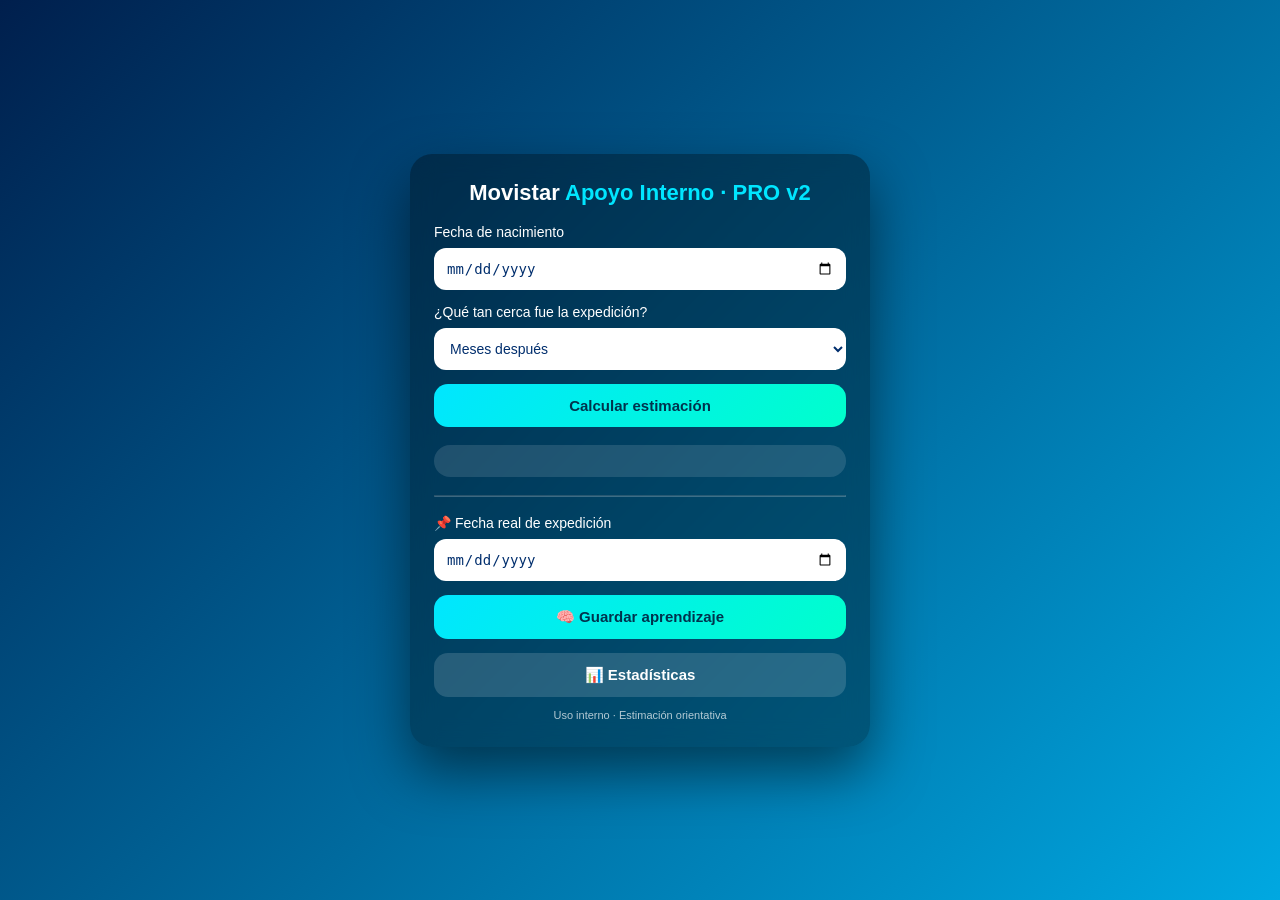
<file: index_estimador_pro_v2.html>
<!DOCTYPE html>
<html lang="es">
<head>
<meta charset="UTF-8">
<meta name="viewport" content="width=device-width, initial-scale=1.0">
<title>Estimador de Expedición · PRO v2</title>

<style>
*{box-sizing:border-box;}
body{
  font-family:'Segoe UI',Arial,sans-serif;
  background:linear-gradient(135deg,#001f4d,#00a8e1);
  color:#ffffff;
  display:flex;
  justify-content:center;
  align-items:center;
  height:100vh;
  margin:0;
}
.card{
  background:rgba(0,0,0,0.35);
  backdrop-filter: blur(12px);
  padding:26px 24px;
  border-radius:22px;
  max-width:460px;
  width:100%;
  box-shadow:0 25px 55px rgba(0,0,0,.5);
}
.logo{
  text-align:center;
  font-size:22px;
  font-weight:700;
  margin-bottom:18px;
}
.logo span{color:#00e6ff;}
label{
  display:block;
  margin-top:14px;
  font-size:14px;
}
input[type='date'], select{
  width:100%;
  padding:12px;
  border-radius:12px;
  border:none;
  margin-top:8px;
  font-size:14px;
  background:#ffffff;
  color:#002e6d;
}
button{
  width:100%;
  padding:13px;
  border-radius:14px;
  border:none;
  margin-top:14px;
  font-size:15px;
  font-weight:700;
  background:linear-gradient(135deg,#00e6ff,#00ffcc);
  color:#00324d;
  cursor:pointer;
}
button.sec{
  background:rgba(255,255,255,.15);
  color:#fff;
}
.result{
  margin-top:18px;
  background:rgba(255,255,255,.12);
  padding:16px;
  border-radius:16px;
  font-size:14px;
}
.tag{
  font-size:12px;
  padding:4px 9px;
  border-radius:10px;
  margin-left:6px;
}
.alta{background:#00ffcc;color:#003;}
.media{background:#ffd966;color:#333;}
.baja{background:#ff9f9f;color:#400;}
.confianza{
  margin-top:10px;
  font-size:13px;
}
hr{margin:18px 0;opacity:.25;}
small{
  display:block;
  margin-top:12px;
  font-size:11px;
  opacity:.7;
  text-align:center;
}

/* MODAL */
.modal{
  position:fixed;
  inset:0;
  background:rgba(0,0,0,.65);
  display:none;
  justify-content:center;
  align-items:center;
  z-index:10;
}
.modalContent{
  background:#0b2a4a;
  width:92%;
  max-width:440px;
  max-height:80vh;
  overflow:auto;
  border-radius:18px;
  padding:18px;
}
.entry{
  background:rgba(255,255,255,.1);
  padding:10px;
  border-radius:10px;
  margin-bottom:8px;
  font-size:13px;
}
</style>
</head>

<body>
<div class="card">
  <div class="logo">Movistar <span>Apoyo Interno · PRO v2</span></div>

  <label>Fecha de nacimiento</label>
  <input type="date" id="birth">

  <label>¿Qué tan cerca fue la expedición?</label>
  <select id="rango">
    <option value="cerca">Cerca de los 18</option>
    <option value="normal" selected>Meses después</option>
    <option value="lejos">Mucho después</option>
  </select>

  <button onclick="calcular()">Calcular estimación</button>

  <div class="result" id="resultado"></div>
  <div class="confianza" id="confianza"></div>

  <hr>

  <label>📌 Fecha real de expedición</label>
  <input type="date" id="real">

  <button onclick="aprender()">🧠 Guardar aprendizaje</button>
  <button class="sec" onclick="verStats()">📊 Estadísticas</button>

  <small>Uso interno · Estimación orientativa</small>
</div>

<div class="modal" id="modal">
  <div class="modalContent">
    <h3>📊 Estadísticas por categoría</h3>
    <div id="resumen"></div>
    <hr>
    <div id="lista"></div>
    <button class="sec" onclick="cerrar()">Cerrar</button>
  </div>
</div>

<script>
let ultimoBase=null;

// Ajustes por categoría
let ajustes = JSON.parse(localStorage.getItem("ajustesPorRango")) || {
  cerca:0,
  normal:0,
  lejos:0
};

let historial = JSON.parse(localStorage.getItem("historialExpedicion")) || [];

function nivelConfianza(rango){
  const total = historial.filter(h=>h.rango===rango).length;
  if(total<3) return "Baja";
  if(total<8) return "Media";
  return "Alta";
}

function calcular(){
  const b=document.getElementById("birth").value;
  if(!b) return alert("Ingresa la fecha de nacimiento");

  const rango=document.getElementById("rango").value;

  let baseDelay = rango==="cerca"?1:rango==="normal"?4:9;
  let delay = baseDelay + (ajustes[rango] || 0);
  delay=Math.max(-1,Math.min(delay,18));

  const base=new Date(b);
  base.setFullYear(base.getFullYear()+18);
  base.setMonth(base.getMonth()+delay);
  base.setDate(10);
  ultimoBase=base;

  const a=new Date(base);
  const m=new Date(base);m.setMonth(m.getMonth()+1);
  const bja=new Date(base);bja.setMonth(bja.getMonth()-1);

  document.getElementById("resultado").innerHTML=`
    🟢 <b>${a.toLocaleDateString()}</b> <span class="tag alta">Alta</span><br>
    🟡 ${m.toLocaleDateString()} <span class="tag media">Media</span><br>
    🔴 ${bja.toLocaleDateString()} <span class="tag baja">Baja</span>
  `;

  document.getElementById("confianza").innerHTML =
    "Confianza ("+rango+"): <b>"+nivelConfianza(rango)+"</b>";
}

function aprender(){
  if(!ultimoBase) return alert("Primero calcula una fecha");

  const real=document.getElementById("real").value;
  if(!real) return alert("Ingresa la fecha real");

  const rango=document.getElementById("rango").value;
  const realDate=new Date(real);
  const diff=Math.round((realDate-ultimoBase)/(1000*60*60*24*30));

  // aprendizaje SOLO dentro del rango usado
  ajustes[rango] = (ajustes[rango] || 0) + diff*0.25;
  ajustes[rango] = Math.max(-6,Math.min(6,ajustes[rango]));

  localStorage.setItem("ajustesPorRango",JSON.stringify(ajustes));

  historial.push({
    rango:rango,
    estimada:ultimoBase.toLocaleDateString(),
    real:realDate.toLocaleDateString(),
    diff:diff
  });
  localStorage.setItem("historialExpedicion",JSON.stringify(historial));

  alert("Aprendizaje guardado en '"+rango+"' 🧠");
  document.getElementById("real").value="";
}

function verStats(){
  const lista=document.getElementById("lista");
  const resumen=document.getElementById("resumen");
  lista.innerHTML="";

  resumen.innerHTML=`
    <b>Cerca:</b> ${nivelConfianza("cerca")} | Ajuste ${ajustes.cerca.toFixed(1)} meses<br>
    <b>Normal:</b> ${nivelConfianza("normal")} | Ajuste ${ajustes.normal.toFixed(1)} meses<br>
    <b>Lejos:</b> ${nivelConfianza("lejos")} | Ajuste ${ajustes.lejos.toFixed(1)} meses
  `;

  historial.slice().reverse().forEach(h=>{
    lista.innerHTML+=`
      <div class="entry">
        <b>Rango:</b> ${h.rango}<br>
        <b>Estimada:</b> ${h.estimada}<br>
        <b>Real:</b> ${h.real}<br>
        <b>Diferencia:</b> ${h.diff} meses
      </div>`;
  });

  document.getElementById("modal").style.display="flex";
}

function cerrar(){
  document.getElementById("modal").style.display="none";
}
</script>
</body>
</html>
</file>
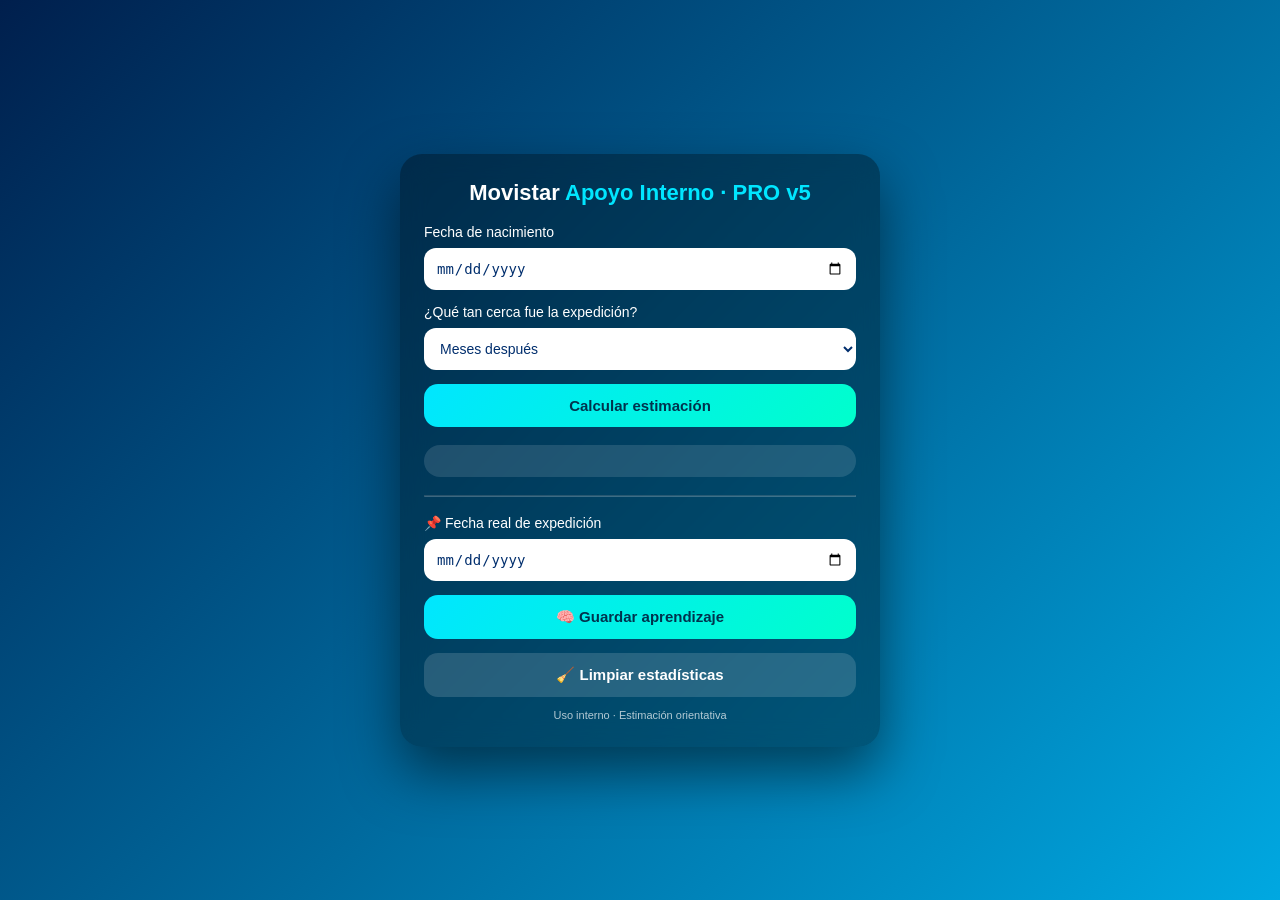
<file: index_estimador_pro_v5.html>
<!DOCTYPE html>
<html lang="es">
<head>
<meta charset="UTF-8">
<meta name="viewport" content="width=device-width, initial-scale=1.0">
<title>Estimador de Expedición · PRO v5</title>

<style>
*{box-sizing:border-box;}
body{
  font-family:'Segoe UI',Arial,sans-serif;
  background:linear-gradient(135deg,#001f4d,#00a8e1);
  color:#ffffff;
  display:flex;
  justify-content:center;
  align-items:center;
  height:100vh;
  margin:0;
}
.card{
  background:rgba(0,0,0,0.35);
  backdrop-filter: blur(12px);
  padding:26px 24px;
  border-radius:22px;
  max-width:480px;
  width:100%;
  box-shadow:0 25px 55px rgba(0,0,0,.5);
}
.logo{
  text-align:center;
  font-size:22px;
  font-weight:700;
  margin-bottom:18px;
}
.logo span{color:#00e6ff;}
label{display:block;margin-top:14px;font-size:14px;}
input[type='date'],select{
  width:100%;
  padding:12px;
  border-radius:12px;
  border:none;
  margin-top:8px;
  font-size:14px;
  background:#fff;
  color:#002e6d;
}
button{
  width:100%;
  padding:13px;
  border-radius:14px;
  border:none;
  margin-top:14px;
  font-size:15px;
  font-weight:700;
  background:linear-gradient(135deg,#00e6ff,#00ffcc);
  color:#00324d;
}
button.sec{background:rgba(255,255,255,.15);color:#fff;}
.result{
  margin-top:18px;
  background:rgba(255,255,255,.12);
  padding:16px;
  border-radius:16px;
  font-size:14px;
  line-height:1.7;
}
.hit{
  background:rgba(0,255,200,.25);
  border-radius:10px;
  padding:4px 6px;
}
hr{margin:18px 0;opacity:.25;}
small{
  display:block;
  margin-top:12px;
  font-size:11px;
  opacity:.7;
  text-align:center;
}
</style>
</head>

<body>
<div class="card">
  <div class="logo">Movistar <span>Apoyo Interno · PRO v5</span></div>

  <label>Fecha de nacimiento</label>
  <input type="date" id="birth">

  <label>¿Qué tan cerca fue la expedición?</label>
  <select id="rango">
    <option value="cerca">Cerca de los 18</option>
    <option value="normal" selected>Meses después</option>
    <option value="lejos">Mucho después</option>
  </select>

  <button onclick="calcular()">Calcular estimación</button>

  <div class="result" id="resultado"></div>

  <hr>

  <label>📌 Fecha real de expedición</label>
  <input type="date" id="real">

  <button onclick="aprender()">🧠 Guardar aprendizaje</button>
  <button class="sec" onclick="limpiar()">🧹 Limpiar estadísticas</button>

  <small>Uso interno · Estimación orientativa</small>
</div>

<script>
let ultimoBase=null;
let fechasGeneradas=[];
let ajustes=JSON.parse(localStorage.getItem("ajustesPorRango"))||{cerca:0,normal:0,lejos:0};

function calcular(){
  const b=document.getElementById("birth").value;
  if(!b) return alert("Ingresa la fecha de nacimiento");

  const rango=document.getElementById("rango").value;
  let baseDelay=rango==="cerca"?1:rango==="normal"?4:9;
  let delay=baseDelay+(ajustes[rango]||0);
  delay=Math.max(-2,Math.min(delay,20));

  const base=new Date(b);
  base.setFullYear(base.getFullYear()+18);
  base.setMonth(base.getMonth()+delay);
  base.setDate(10);
  ultimoBase=base;

  const offsets=[-2,-1,0,1,2];
  fechasGeneradas=offsets.map(o=>{
    const d=new Date(base);
    d.setMonth(d.getMonth()+o);
    return d;
  });

  renderResultados();
}

function renderResultados(matchIndex=null){
  let html="";
  fechasGeneradas.forEach((d,i)=>{
    const cls = i===matchIndex ? "hit" : "";
    html+=`<div class="${cls}">• ${d.toLocaleDateString()}</div>`;
  });
  document.getElementById("resultado").innerHTML=html;
}

function aprender(){
  if(!ultimoBase) return alert("Primero calcula una fecha");
  const realVal=document.getElementById("real").value;
  if(!realVal) return alert("Ingresa la fecha real");

  const rango=document.getElementById("rango").value;
  const real=new Date(realVal);

  let matchIndex=null;
  fechasGeneradas.forEach((d,i)=>{
    if(d.getMonth()===real.getMonth() && d.getFullYear()===real.getFullYear()){
      matchIndex=i;
    }
  });

  renderResultados(matchIndex);

  const diff=Math.round((real-ultimoBase)/(1000*60*60*24*30));
  ajustes[rango]=(ajustes[rango]||0)+diff*0.25;
  ajustes[rango]=Math.max(-8,Math.min(8,ajustes[rango]));
  localStorage.setItem("ajustesPorRango",JSON.stringify(ajustes));

  alert(matchIndex!==null 
    ? "Coincidencia detectada ✔️ Aprendizaje guardado"
    : "No coincidió exacto, aprendizaje guardado");

  document.getElementById("real").value="";
}

function limpiar(){
  if(!confirm("¿Seguro que deseas borrar todo el aprendizaje?")) return;
  localStorage.removeItem("ajustesPorRango");
  ajustes={cerca:0,normal:0,lejos:0};
  alert("Estadísticas limpiadas");
}
</script>
</body>
</html>
</file>
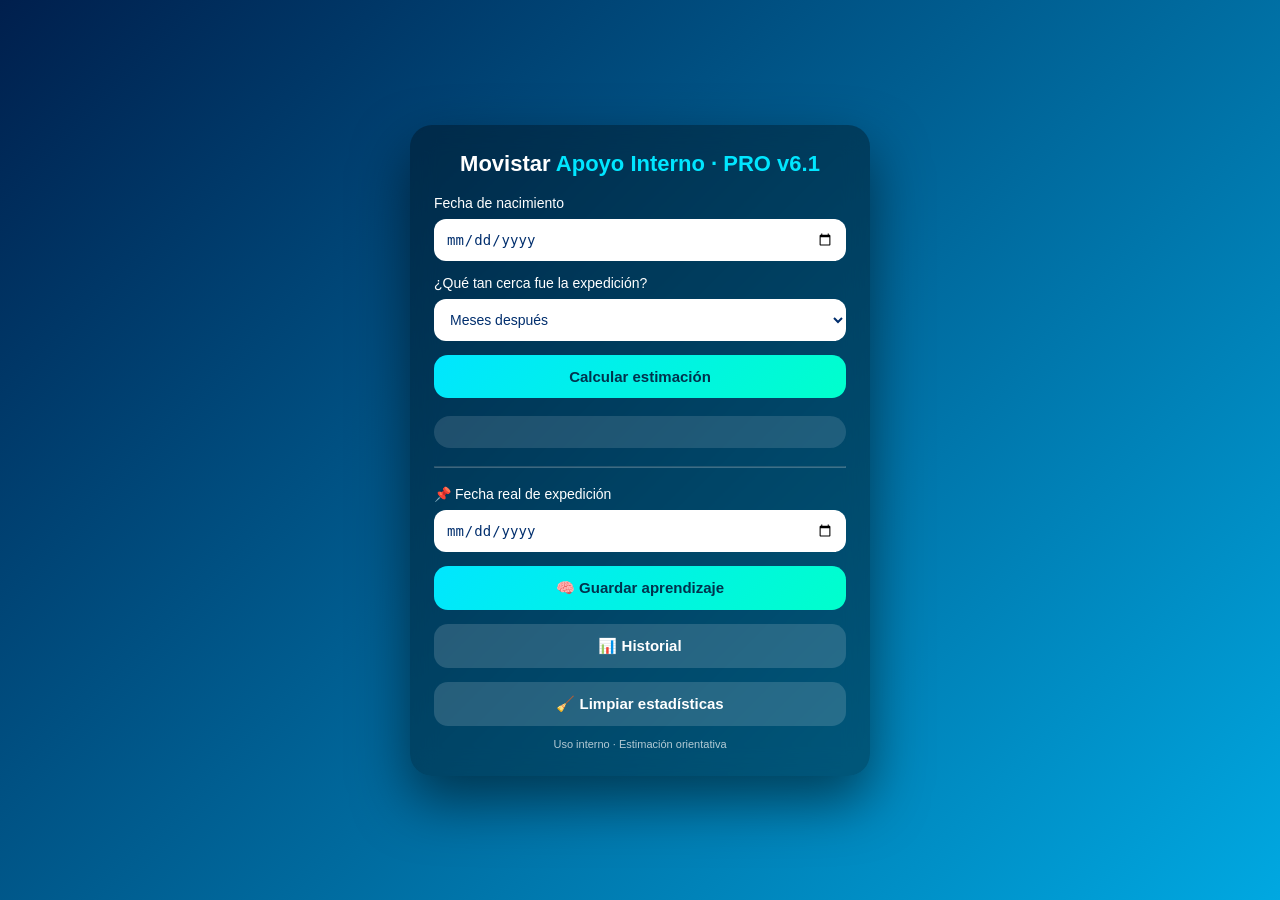
<file: index_estimador_pro_v6_1.html>
<!DOCTYPE html>
<html lang="es">
<head>
<meta charset="UTF-8">
<meta name="viewport" content="width=device-width, initial-scale=1.0">
<title>Estimador de Expedición · PRO v6.1</title>

<style>
*{box-sizing:border-box;}
body{
  font-family:'Segoe UI',Arial,sans-serif;
  background:linear-gradient(135deg,#001f4d,#00a8e1);
  color:#ffffff;
  display:flex;
  justify-content:center;
  align-items:center;
  height:100vh;
  margin:0;
}
.card{
  background:rgba(0,0,0,0.35);
  backdrop-filter: blur(12px);
  padding:26px 24px;
  border-radius:22px;
  max-width:460px;
  width:100%;
  box-shadow:0 25px 55px rgba(0,0,0,.5);
}
.logo{
  text-align:center;
  font-size:22px;
  font-weight:700;
  margin-bottom:18px;
}
.logo span{color:#00e6ff;}
label{display:block;margin-top:14px;font-size:14px;}
input[type='date'],select{
  width:100%;
  padding:12px;
  border-radius:12px;
  border:none;
  margin-top:8px;
  font-size:14px;
  background:#fff;
  color:#002e6d;
}
button{
  width:100%;
  padding:13px;
  border-radius:14px;
  border:none;
  margin-top:14px;
  font-size:15px;
  font-weight:700;
  background:linear-gradient(135deg,#00e6ff,#00ffcc);
  color:#00324d;
  cursor:pointer;
}
button.sec{background:rgba(255,255,255,.15);color:#fff;}
.result{
  margin-top:18px;
  background:rgba(255,255,255,.12);
  padding:16px;
  border-radius:16px;
  font-size:14px;
  line-height:1.7;
}
.row{padding:4px 6px;border-radius:10px;}
.alta{background:rgba(0,255,200,.35);}
.media{background:rgba(255,217,102,.35);}
.baja{background:rgba(255,159,159,.35);}
.hit{outline:2px solid #00ffcc;}
hr{margin:18px 0;opacity:.25;}
small{
  display:block;
  margin-top:12px;
  font-size:11px;
  opacity:.7;
  text-align:center;
}

/* MODAL */
.modal{
  position:fixed;
  inset:0;
  background:rgba(0,0,0,.65);
  display:none;
  justify-content:center;
  align-items:center;
  z-index:10;
}
.modalContent{
  background:#0b2a4a;
  width:92%;
  max-width:440px;
  max-height:80vh;
  overflow:auto;
  border-radius:18px;
  padding:18px;
}
.entry{
  background:rgba(255,255,255,.1);
  padding:10px;
  border-radius:10px;
  margin-bottom:8px;
  font-size:13px;
}
</style>
</head>

<body>
<div class="card">
  <div class="logo">Movistar <span>Apoyo Interno · PRO v6.1</span></div>

  <label>Fecha de nacimiento</label>
  <input type="date" id="birth">

  <label>¿Qué tan cerca fue la expedición?</label>
  <select id="rango">
    <option value="cerca">Cerca de los 18</option>
    <option value="normal" selected>Meses después</option>
    <option value="lejos">Mucho después</option>
  </select>

  <button onclick="calcular()">Calcular estimación</button>

  <div class="result" id="resultado"></div>

  <hr>

  <label>📌 Fecha real de expedición</label>
  <input type="date" id="real">

  <button onclick="aprender()">🧠 Guardar aprendizaje</button>
  <button class="sec" onclick="verHistorial()">📊 Historial</button>
  <button class="sec" onclick="limpiar()">🧹 Limpiar estadísticas</button>

  <small>Uso interno · Estimación orientativa</small>
</div>

<div class="modal" id="modal">
  <div class="modalContent">
    <h3>📊 Historial</h3>
    <div id="lista"></div>
    <button class="sec" onclick="cerrar()">Cerrar</button>
  </div>
</div>

<script>
let ultimoBase=null;
let fechas=[];
let ajustes=JSON.parse(localStorage.getItem("ajustesPorRango"))||{cerca:0,normal:0,lejos:0};
let historial=JSON.parse(localStorage.getItem("historialExpedicion"))||[];

function calcular(){
  const b=document.getElementById("birth").value;
  if(!b) return alert("Ingresa la fecha de nacimiento");

  const rango=document.getElementById("rango").value;

  // BASE POR RANGO
  let baseDelay = 4;
  if(rango==="cerca") baseDelay = 1;
  if(rango==="normal") baseDelay = 4;

  // LÓGICA EXTRA SOLO PARA "MUCHO DESPUÉS"
  if(rango==="lejos"){
    const edadActual = new Date().getFullYear() - new Date(b).getFullYear();
    if(edadActual > 40){
      baseDelay = 12; // personas mayores suelen expedir muy tarde
    }else if(edadActual > 30){
      baseDelay = 9;
    }else{
      baseDelay = 7;
    }
  }

  let delay = baseDelay + (ajustes[rango] || 0);
  delay=Math.max(2,Math.min(delay,24));

  const base=new Date(b);
  base.setFullYear(base.getFullYear()+18);
  base.setMonth(base.getMonth()+delay);
  base.setDate(10);
  ultimoBase=base;

  fechas=[
    new Date(base),
    new Date(base),
    new Date(base)
  ];
  fechas[1].setMonth(fechas[1].getMonth()+1);
  fechas[2].setMonth(fechas[2].getMonth()-1);

  render();
}

function render(matchIndex=null){
  const clases=["alta","media","baja"];
  let html="";
  fechas.forEach((d,i)=>{
    const hit= i===matchIndex ? " hit" : "";
    html+=`<div class="row ${clases[i]}${hit}">
      ${d.toLocaleDateString()}
    </div>`;
  });
  document.getElementById("resultado").innerHTML=html;
}

function aprender(){
  if(!ultimoBase) return alert("Primero calcula una fecha");
  const realVal=document.getElementById("real").value;
  if(!realVal) return alert("Ingresa la fecha real");

  const rango=document.getElementById("rango").value;
  const real=new Date(realVal);

  let match=null;
  fechas.forEach((d,i)=>{
    if(d.getMonth()===real.getMonth() && d.getFullYear()===real.getFullYear()){
      match=i;
    }
  });

  render(match);

  const diff=Math.round((real-ultimoBase)/(1000*60*60*24*30));
  ajustes[rango]=(ajustes[rango]||0)+diff*0.25;
  ajustes[rango]=Math.max(-10,Math.min(10,ajustes[rango]));
  localStorage.setItem("ajustesPorRango",JSON.stringify(ajustes));

  historial.push({
    rango,
    estimada:ultimoBase.toLocaleDateString(),
    real:real.toLocaleDateString()
  });
  localStorage.setItem("historialExpedicion",JSON.stringify(historial));

  alert(match!==null
    ? "Coincidencia detectada ✔️"
    : "Aprendizaje guardado");

  document.getElementById("real").value="";
}

function verHistorial(){
  const lista=document.getElementById("lista");
  lista.innerHTML="";
  if(historial.length===0){
    lista.innerHTML="<p>No hay registros.</p>";
  }else{
    historial.slice().reverse().forEach(h=>{
      lista.innerHTML+=`
        <div class="entry">
          <b>Rango:</b> ${h.rango}<br>
          <b>Estimada:</b> ${h.estimada}<br>
          <b>Real:</b> ${h.real}
        </div>`;
    });
  }
  document.getElementById("modal").style.display="flex";
}

function cerrar(){
  document.getElementById("modal").style.display="none";
}

function limpiar(){
  if(!confirm("¿Borrar todo el aprendizaje y estadísticas?")) return;
  localStorage.removeItem("ajustesPorRango");
  localStorage.removeItem("historialExpedicion");
  ajustes={cerca:0,normal:0,lejos:0};
  historial=[];
  alert("Estadísticas limpiadas");
}
</script>
</body>
</html>
</file>
